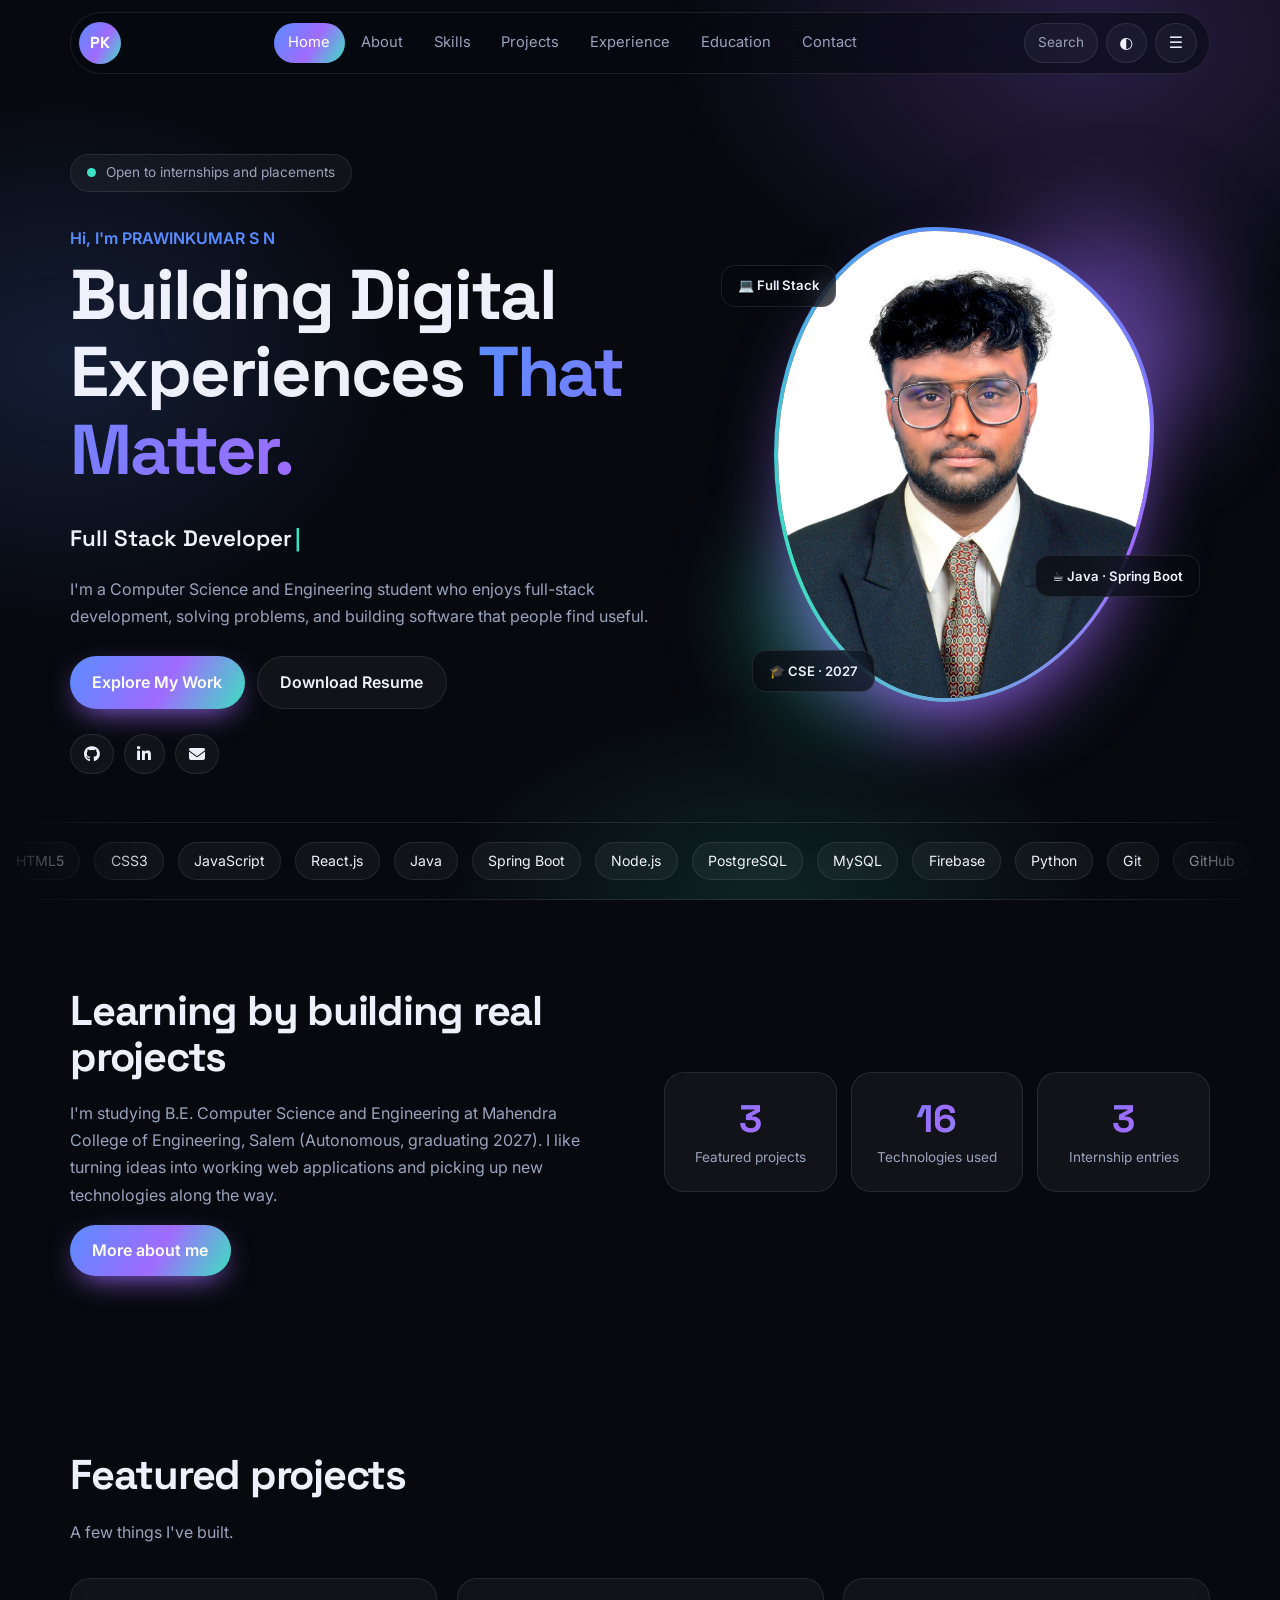
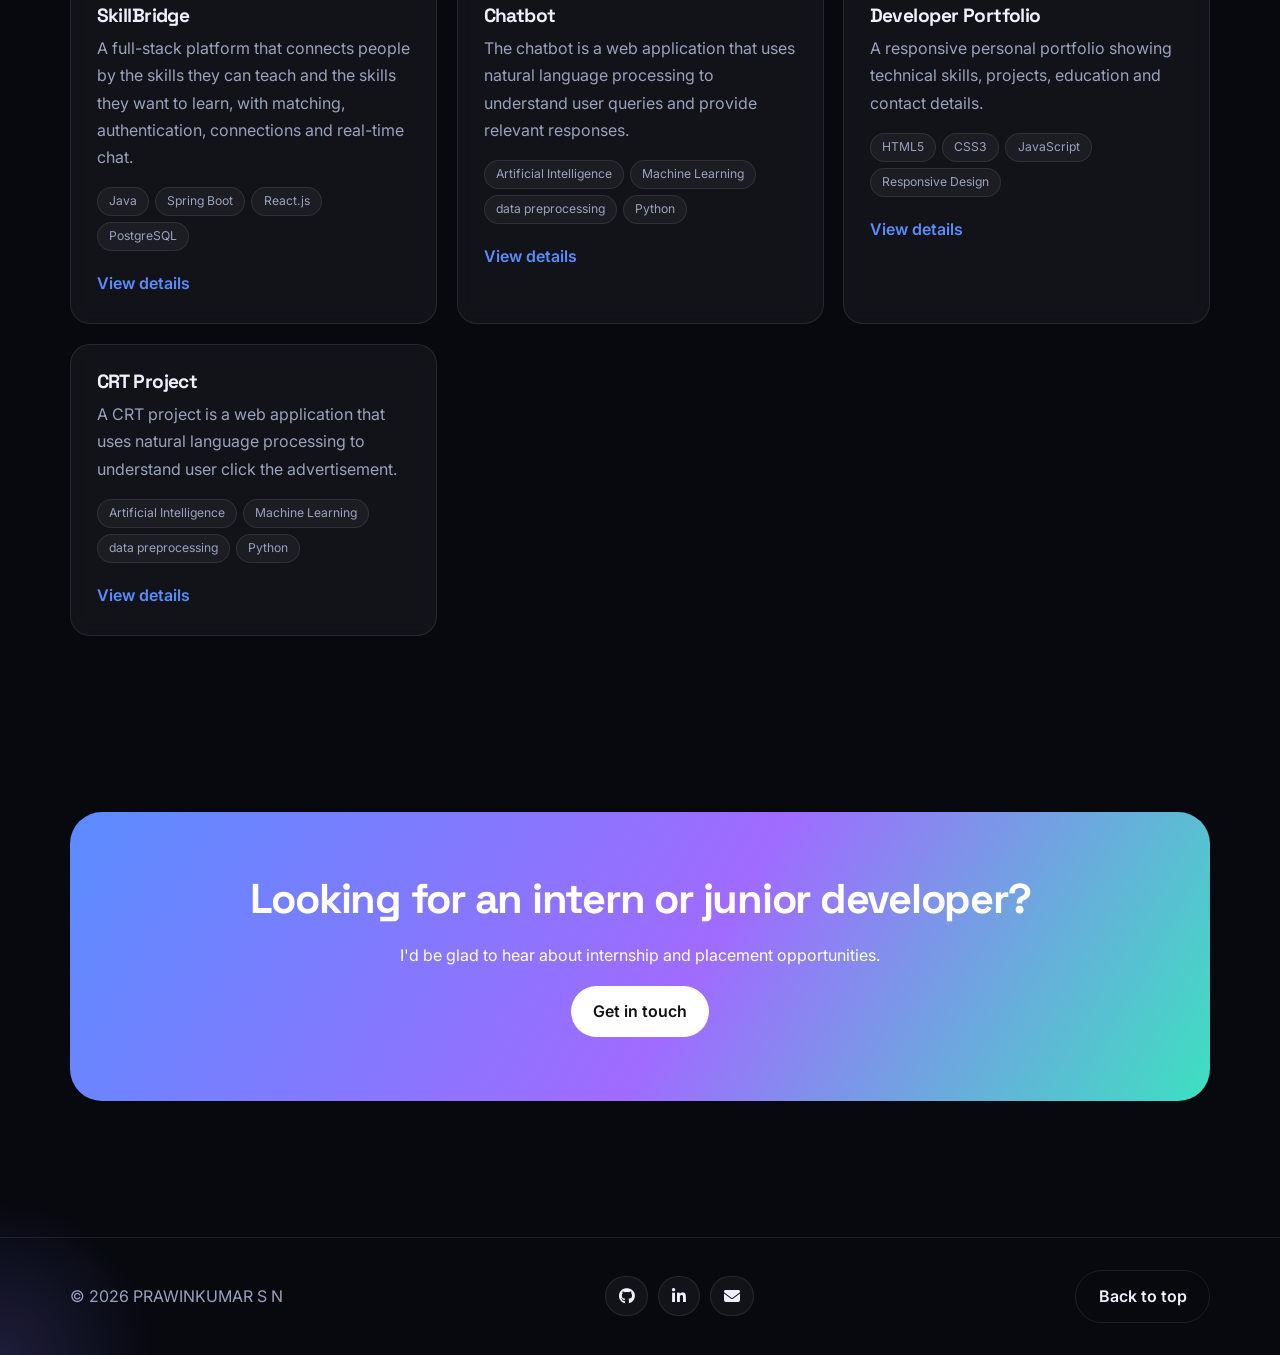
<file: index.html>
<!DOCTYPE html>
<html lang="en" data-theme="dark">
<head>
  <meta charset="UTF-8">
  <meta name="viewport" content="width=device-width, initial-scale=1">
  <title>PRAWINKUMAR S N | Aspiring Full Stack Developer</title>
  <link
  rel="stylesheet"
  href="https://cdnjs.cloudflare.com/ajax/libs/font-awesome/6.7.2/css/all.min.css"/>
  <meta name="description" content="Portfolio of PRAWINKUMAR S N, a Computer Science and Engineering student building full-stack web applications.">
  <!-- Apply saved theme before paint so there is no flash between pages -->
  <script>try{document.documentElement.dataset.theme=localStorage.getItem("theme")||"dark"}catch(e){}</script>
  <link rel="preconnect" href="https://fonts.googleapis.com"><link href="https://fonts.googleapis.com/css2?family=Inter:wght@400;500;600&family=Space+Grotesk:wght@500;700&display=swap" rel="stylesheet">
  <link rel="stylesheet" href="style.css">
  <script src="config.js"></script>
  <script src="script.js" defer></script>
  <script src="modern.js" defer></script>
</head>
<body>
  <div id="site-header"></div>

  <main>
    <!-- HERO -->
    <section class="hero" aria-labelledby="heroTitle">
      <div class="container hero-grid">
        <div>
          <p class="badge" id="availability"><span class="dot"></span><span id="availText"></span></p>
          <p class="name">Hi, I'm PRAWINKUMAR S N</p>
          <h1 id="heroTitle">Building Digital Experiences <span class="grad-text">That Matter.</span></h1>
          <p class="role-line"><span id="roleText"></span></p>
          <p>I'm a Computer Science and Engineering student who enjoys full-stack development, solving problems, and building software that people find useful.</p>
          <div class="cta">
            <a class="btn primary" href="projects.html">Explore My Work</a>
            <a class="btn" id="resumeBtn" href="RESUME(PRAWINKUMAR S N).pdf" download="Prawin_Kumar_Resume.pdf">Download Resume</a>
          </div>
          <div class="socials" id="heroSocials"></div>
        </div>

        <!-- Pure-CSS developer graphic: floating orbs + a tilting code card -->
        <div class="hero-art"><span class="orb a"></span><span class="orb b"></span><div class="photo-slot"></div></div>
      </div>
    </section>

    <!-- SKILLS MARQUEE (filled from config.js) -->
    <div class="marquee" id="marquee" aria-label="Technologies I work with"></div>

    <!-- ABOUT TEASER -->
    <section class="section">
      <div class="container split">
        <div class="reveal">
          <h2>Learning by building real projects</h2>
          <p>I'm studying B.E. Computer Science and Engineering at Mahendra College of Engineering, Salem (Autonomous, graduating 2027). I like turning ideas into working web applications and picking up new technologies along the way.</p>
          <a class="btn primary" href="about.html">More about me</a>
        </div>
        <div class="stats reveal" id="stats"></div>
      </div>
    </section>

    <!-- FEATURED PROJECTS (filled from config.js) -->
    <section class="section">
      <div class="container">
        <h2 class="reveal">Featured projects</h2>
        <p class="reveal">A few things I've built.</p>
        <div class="cards" id="featured"></div>
      </div>
    </section>

    <!-- CONTACT BAND -->
    <section class="section">
      <div class="container cta-band reveal">
        <h2>Looking for an intern or junior developer?</h2>
        <p>I'd be glad to hear about internship and placement opportunities.</p>
        <a class="btn" href="contact.html">Get in touch</a>
      </div>
    </section>
  </main>

  <footer id="site-footer"></footer>
</body>
</html>
</file>
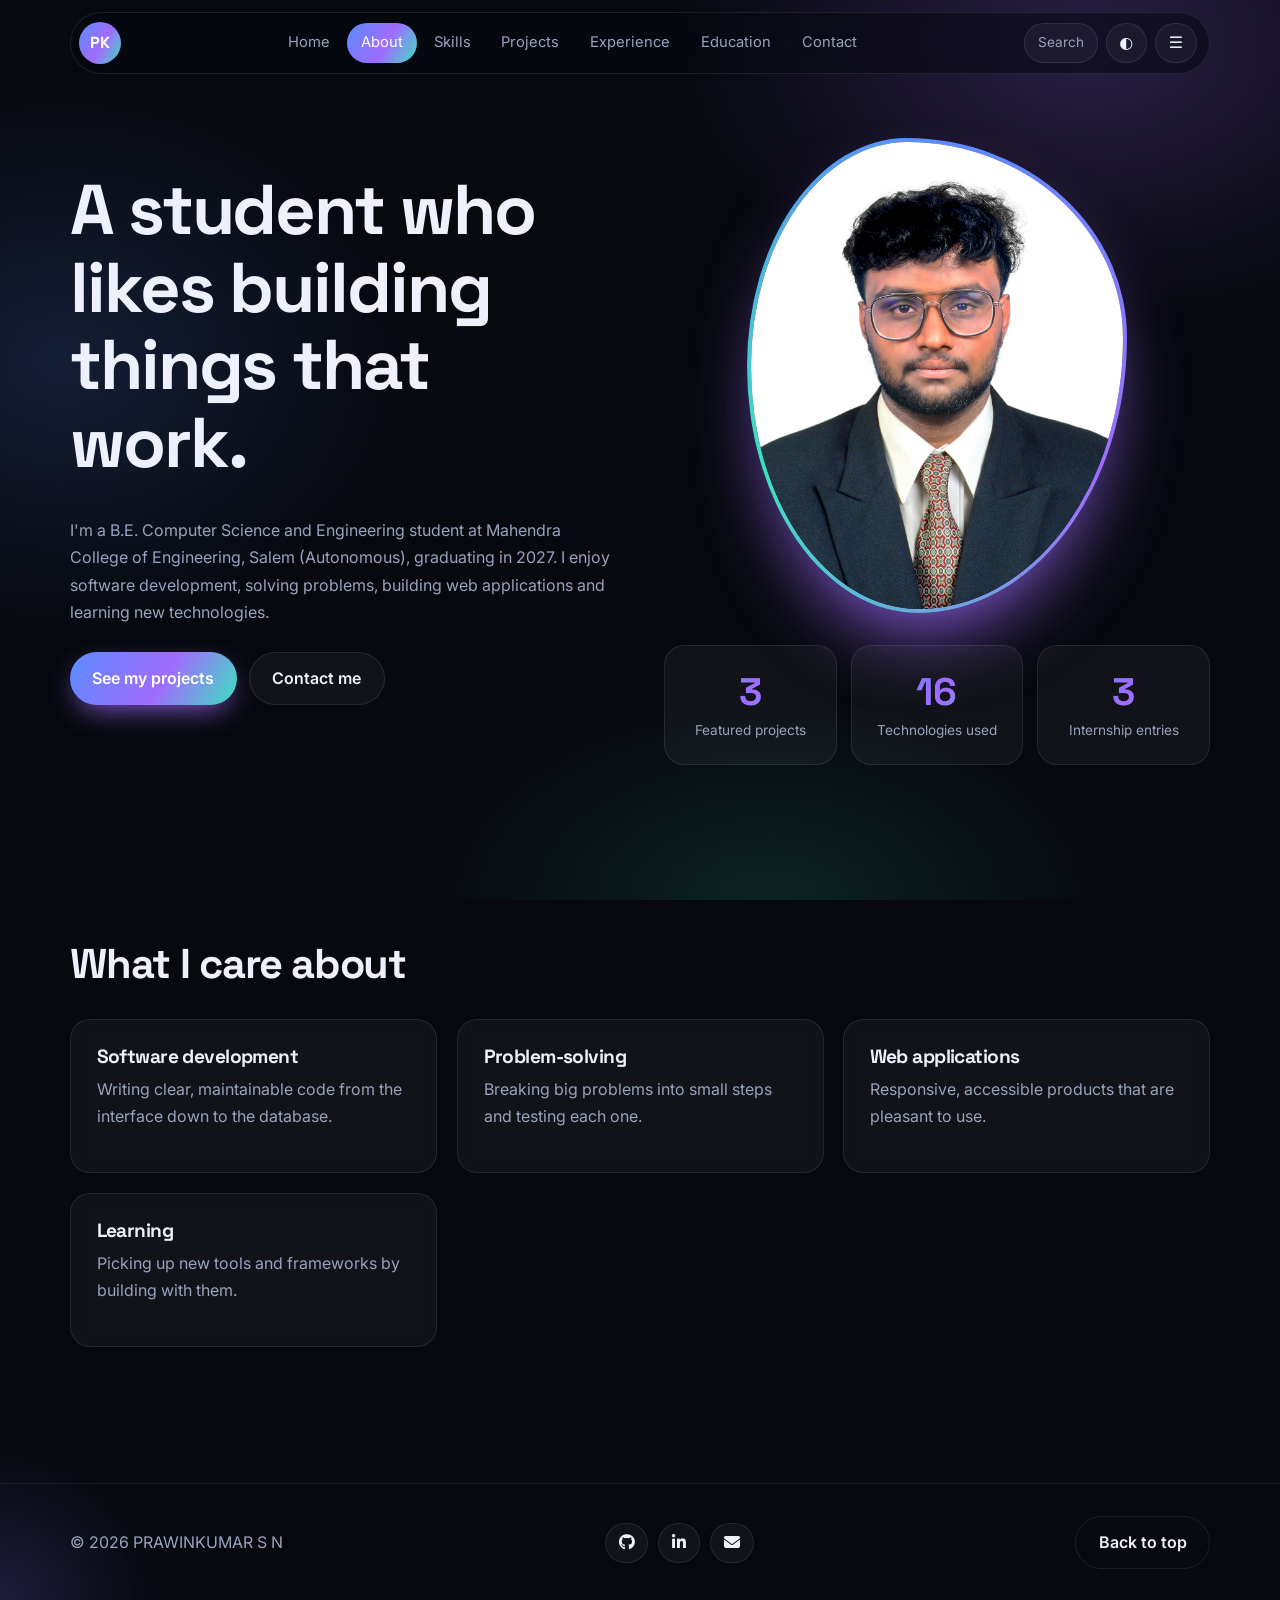
<file: about.html>
<!DOCTYPE html>
<html lang="en" data-theme="dark">
<head>
  <meta charset="UTF-8">
  <meta name="viewport" content="width=device-width, initial-scale=1">
  <link
  rel="stylesheet"
  href="https://cdnjs.cloudflare.com/ajax/libs/font-awesome/6.7.2/css/all.min.css"/>
  <title>About | PRAWINKUMAR S N </title>
  <script>try{document.documentElement.dataset.theme=localStorage.getItem("theme")||"dark"}catch(e){}</script>
  <link rel="preconnect" href="https://fonts.googleapis.com"><link href="https://fonts.googleapis.com/css2?family=Inter:wght@400;500;600&family=Space+Grotesk:wght@500;700&display=swap" rel="stylesheet">
  <link rel="stylesheet" href="style.css">
  <script src="config.js"></script>
  <script src="script.js" defer></script>
  <script src="modern.js" defer></script>
</head>
<body data-page="about">
  <div id="site-header"></div>
  <main>
    <section class="section page-hero"><div class="container split">
      <div>
        <h1>A student who likes building things that work.</h1>
        <p>I'm a B.E. Computer Science and Engineering student at Mahendra College of Engineering, Salem (Autonomous), graduating in 2027. I enjoy software development, solving problems, building web applications and learning new technologies.</p>
        <div class="cta"><a class="btn primary" href="projects.html">See my projects</a><a class="btn" href="contact.html">Contact me</a></div>
      </div>
      <div><div class="photo-slot" data-chips="off" style="margin:0 auto 2rem"></div><div class="stats reveal" id="stats"></div></div>
    </div></section>
    <section class="section"><div class="container">
      <h2 class="reveal">What I care about</h2>
      <div class="cards">
        <article class="card reveal tilt"><h3>Software development</h3><p>Writing clear, maintainable code from the interface down to the database.</p></article>
        <article class="card reveal tilt"><h3>Problem-solving</h3><p>Breaking big problems into small steps and testing each one.</p></article>
        <article class="card reveal tilt"><h3>Web applications</h3><p>Responsive, accessible products that are pleasant to use.</p></article>
        <article class="card reveal tilt"><h3>Learning</h3><p>Picking up new tools and frameworks by building with them.</p></article>
      </div>
    </div></section>
  </main>
  <footer id="site-footer"></footer>
</body>
</html>
</file>
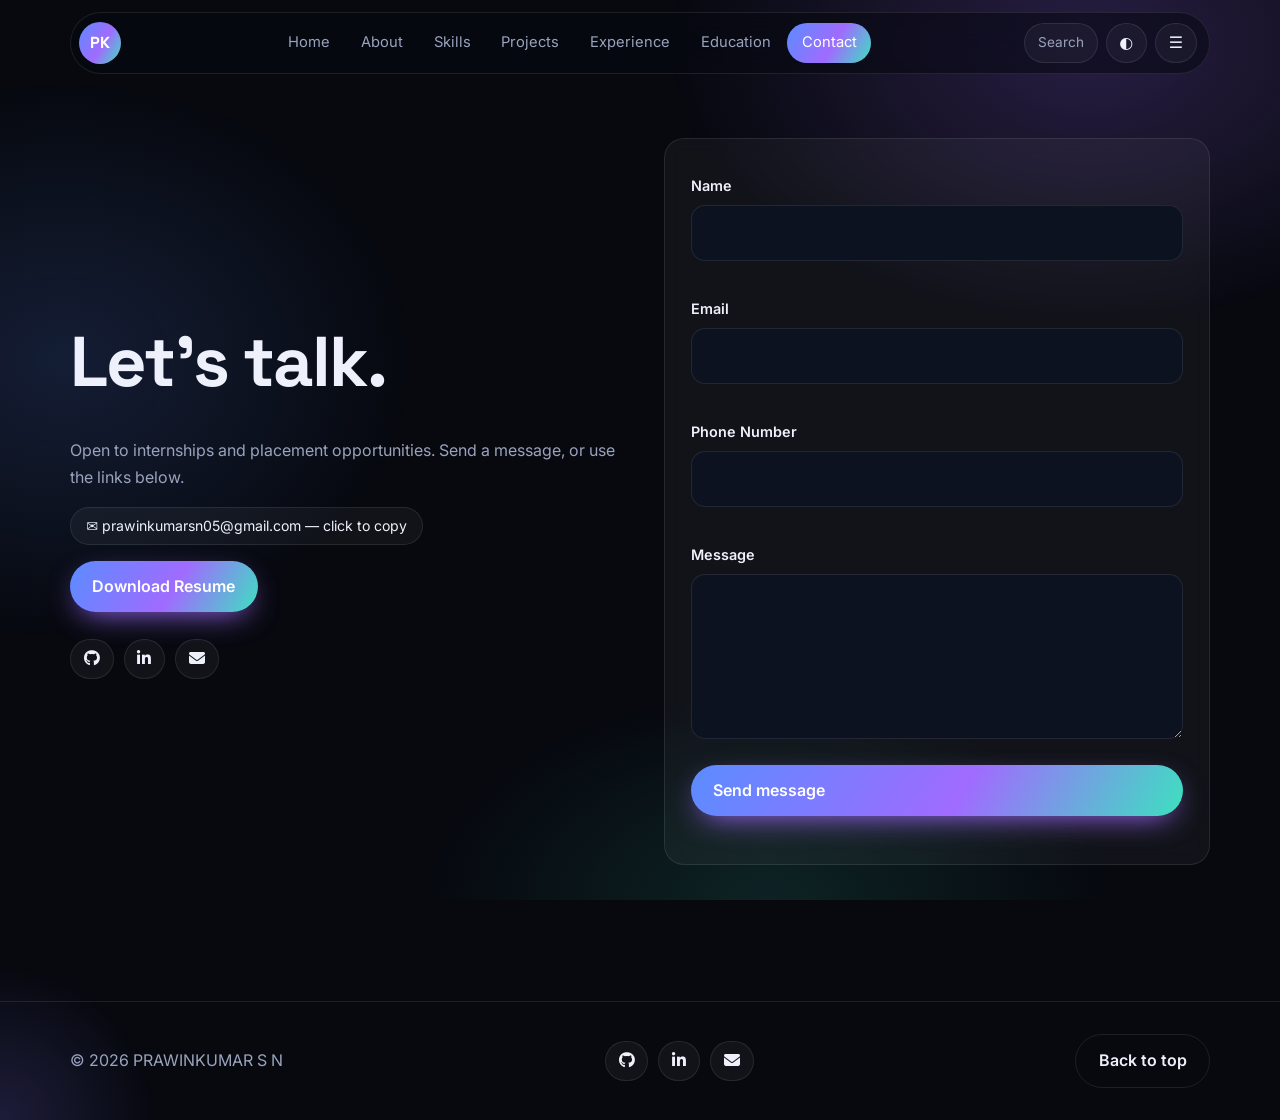
<file: contact.html>
<!DOCTYPE html>
<html lang="en" data-theme="dark">
<head>
  <meta charset="UTF-8">
  <meta name="viewport" content="width=device-width, initial-scale=1">
  <link
  rel="stylesheet"
  href="https://cdnjs.cloudflare.com/ajax/libs/font-awesome/6.7.2/css/all.min.css"/>
  <title>Contact | PRAWINKUMAR S N </title>
  <script>try{document.documentElement.dataset.theme=localStorage.getItem("theme")||"dark"}catch(e){}</script>
  <link rel="preconnect" href="https://fonts.googleapis.com"><link href="https://fonts.googleapis.com/css2?family=Inter:wght@400;500;600&family=Space+Grotesk:wght@500;700&display=swap" rel="stylesheet">
  <link rel="stylesheet" href="style.css">
  <script src="config.js"></script>
  <script src="script.js" defer></script>
  <script src="modern.js" defer></script>
</head>
<body data-page="contact">
  <div id="site-header"></div>
  <main>
    <section class="section page-hero"><div class="container split">
      <div>
        <h1>Let's talk.</h1><p>Open to internships and placement opportunities. Send a message, or use the links below.</p>
        <p class="muted" id="contactEmail"></p>
        <a class="btn primary" id="resumeBtn" href="RESUME(PRAWINKUMAR S N).pdf" download="Prawin_Kumar_Resume.pdf">Download Resume</a>
        <br><br>
        <div class="socials" id="contactSocials"></div>
      </div>
      <form class="card" id="contactForm" novalidate>
        <label for="cName">Name</label><input id="cName" name="name" autocomplete="name" required>
        <small class="err" id="eName"></small>
        <label for="cEmail">Email</label><input id="cEmail" name="email" type="email" autocomplete="email" required>
        <small class="err" id="eEmail"></small>
        <label for="cPhoneNo">Phone Number</label><input id="cPhoneNo" name="phone" type="tel" autocomplete="tel" required>
        <small class="err" id="ePhoneNo"></small>
        <label for="cMsg">Message</label><textarea id="cMsg" name="message" rows="5" required></textarea>
        <small class="err" id="eMsg"></small>
        <button class="btn primary" type="submit">Send message</button>
        <p class="status" id="formStatus" role="status"></p>
      </form>
    </div></section>
  </main>
  <footer id="site-footer"></footer>
</body>
</html>
</file>
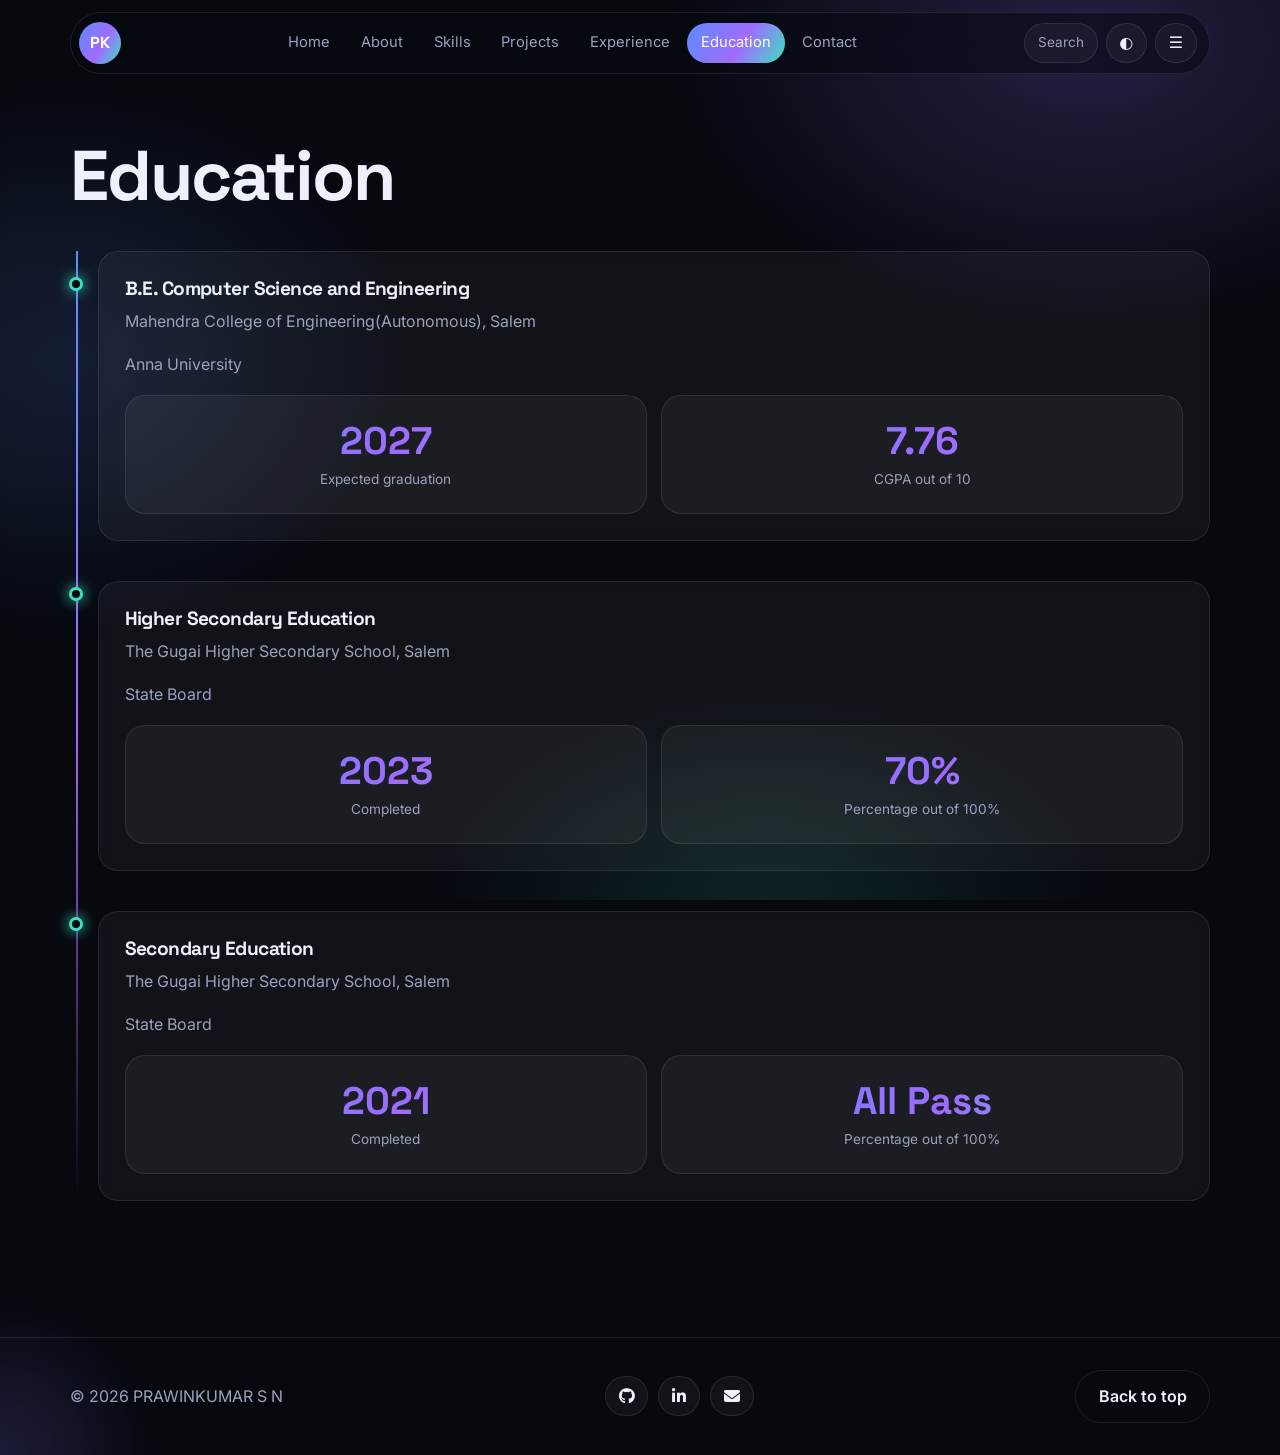
<file: education.html>
<!DOCTYPE html>
<html lang="en" data-theme="dark">
<head>
  <meta charset="UTF-8">
  <meta name="viewport" content="width=device-width, initial-scale=1">
  <link
  rel="stylesheet"
  href="https://cdnjs.cloudflare.com/ajax/libs/font-awesome/6.7.2/css/all.min.css"/>
  <title>Education | PRAWINKUMAR S N </title>
  <script>try{document.documentElement.dataset.theme=localStorage.getItem("theme")||"dark"}catch(e){}</script>
  <link rel="preconnect" href="https://fonts.googleapis.com"><link href="https://fonts.googleapis.com/css2?family=Inter:wght@400;500;600&family=Space+Grotesk:wght@500;700&display=swap" rel="stylesheet">
  <link rel="stylesheet" href="style.css">
  <script src="config.js"></script>
  <script src="script.js" defer></script>
  <script src="modern.js" defer></script>
</head>
<body data-page="education">
  <div id="site-header"></div>
  <main>
    <section class="section page-hero"><div class="container">
      <h1>Education</h1>
      <ol class="timeline"><li class="reveal"><article class="card">
        <h3>B.E. Computer Science and Engineering</h3>
        <p>Mahendra College of Engineering(Autonomous), Salem</p>
        <p>Anna University</p>
        <div class="stats"><div class="stat"><strong>2027</strong><span>Expected graduation</span></div><div class="stat"><strong>7.76</strong><span>CGPA out of 10</span></div></div>
      </article>
      
      <li class="reveal"></li><article class="card">
        <h3>Higher Secondary Education</h3>
        <p>The Gugai Higher Secondary School, Salem</p>
        <p>State Board</p>
        <div class="stats"><div class="stat"><strong>2023</strong><span>Completed</span></div><div class="stat"><strong>70%</strong><span>Percentage out of 100%</span></div></div>
      </article>

      <li class="reveal"></li><article class="card">
        <h3>Secondary Education</h3>
        <p>The Gugai Higher Secondary School, Salem</p>
        <p>State Board</p>
        <div class="stats"><div class="stat"><strong>2021</strong><span>Completed</span></div><div class="stat"><strong>All Pass</strong><span>Percentage out of 100%</span></div></div>
      </article>
      
    </li></ol>
    </div></section>

  </main>
  <footer id="site-footer"></footer>
</body>
</html>
</file>
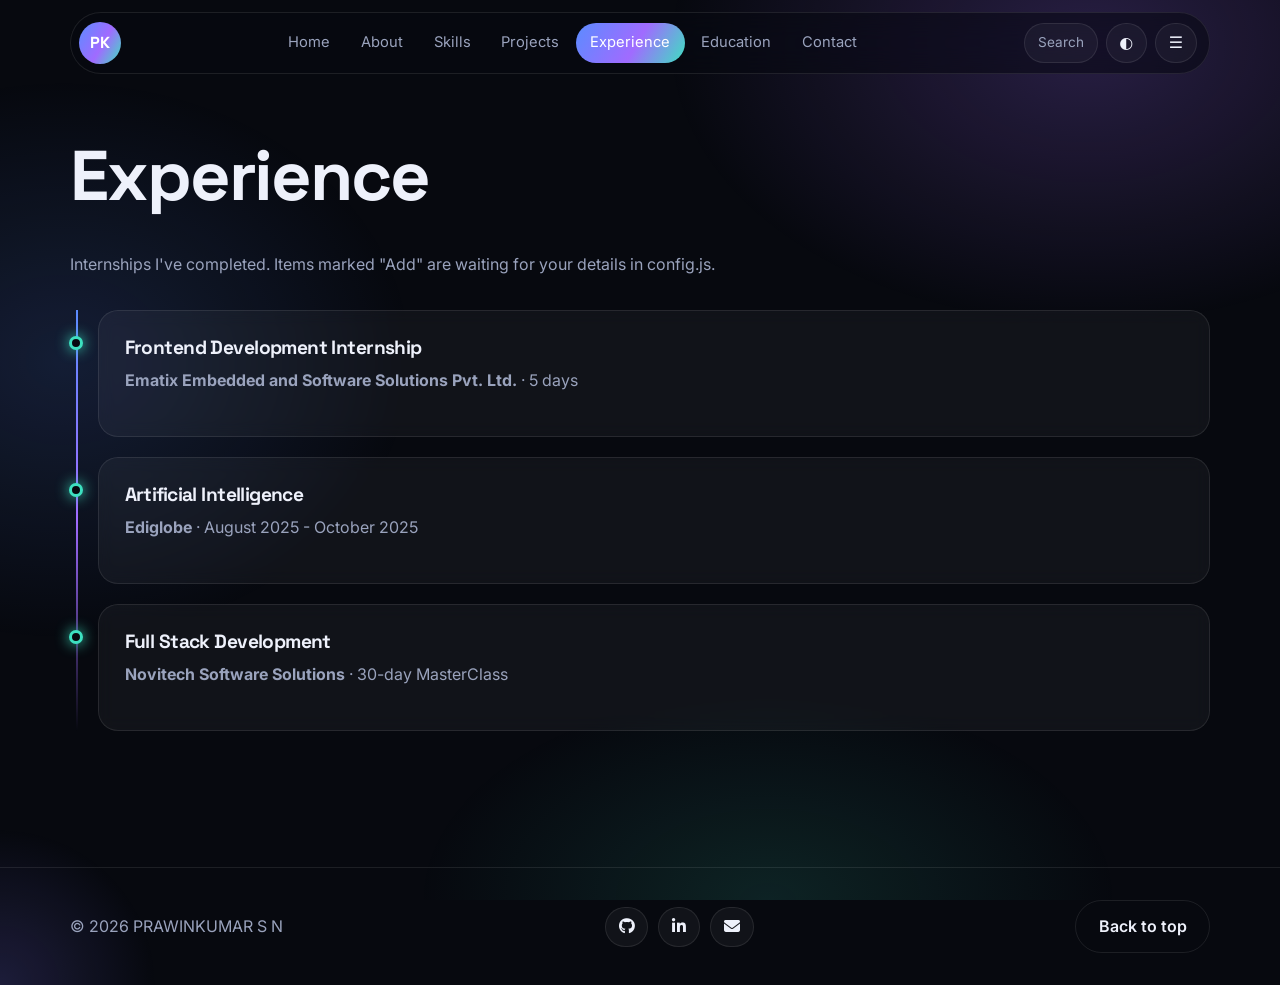
<file: experience.html>
<!DOCTYPE html>
<html lang="en" data-theme="dark">
<head>
  <meta charset="UTF-8">
  <meta name="viewport" content="width=device-width, initial-scale=1">
  <link
  rel="stylesheet"
  href="https://cdnjs.cloudflare.com/ajax/libs/font-awesome/6.7.2/css/all.min.css"/>
  <title>Experience | PRAWINKUMAR S N </title>
  <script>try{document.documentElement.dataset.theme=localStorage.getItem("theme")||"dark"}catch(e){}</script>
  <link rel="preconnect" href="https://fonts.googleapis.com"><link href="https://fonts.googleapis.com/css2?family=Inter:wght@400;500;600&family=Space+Grotesk:wght@500;700&display=swap" rel="stylesheet">
  <link rel="stylesheet" href="style.css">
  <script src="config.js"></script>
  <script src="script.js" defer></script>
  <script src="modern.js" defer></script>
</head>
<body data-page="experience">
  <div id="site-header"></div>
  <main>
    <section class="section page-hero"><div class="container">
      <h1>Experience</h1><p>Internships I've completed. Items marked "Add" are waiting for your details in config.js.</p>
      <ol class="timeline" id="timeline"></ol>
    </div></section>
  </main>
  <footer id="site-footer"></footer>
</body>
</html>
</file>
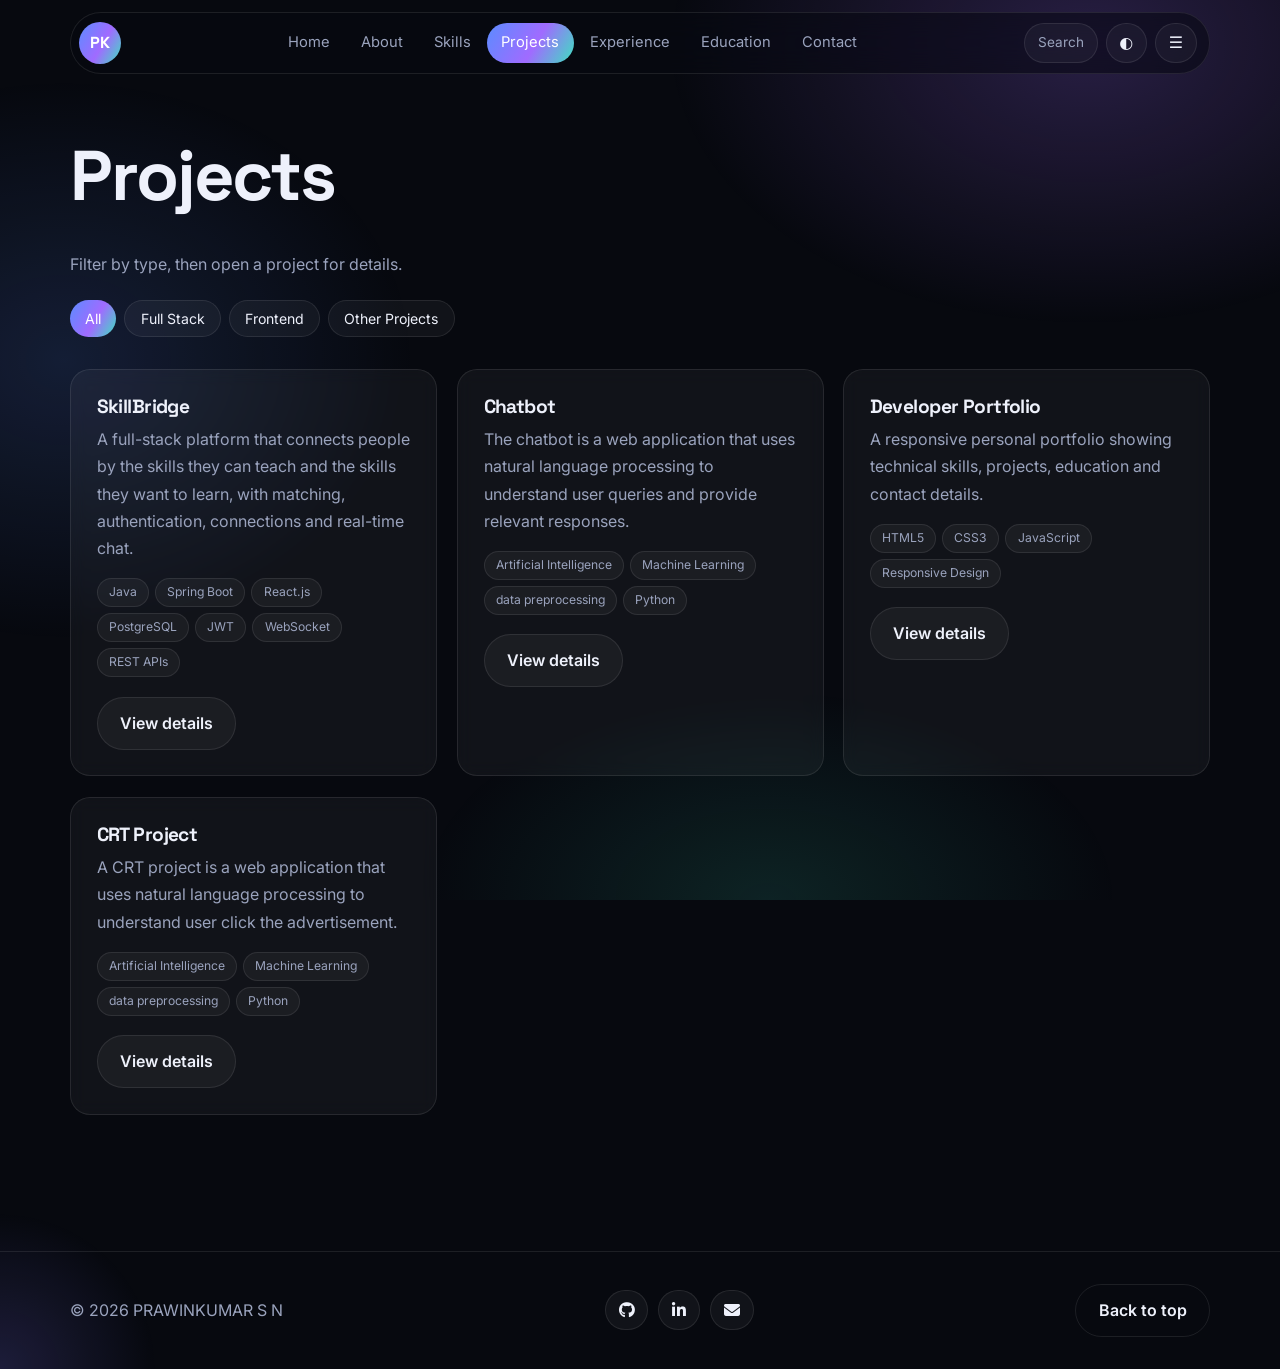
<file: projects.html>
<!DOCTYPE html>
<html lang="en" data-theme="dark">
<head>
  <meta charset="UTF-8">
  <meta name="viewport" content="width=device-width, initial-scale=1">
  <link
  rel="stylesheet"
  href="https://cdnjs.cloudflare.com/ajax/libs/font-awesome/6.7.2/css/all.min.css"/>
  <title>Projects | PRAWINKUMAR S N </title>
  <script>try{document.documentElement.dataset.theme=localStorage.getItem("theme")||"dark"}catch(e){}</script>
  <link rel="preconnect" href="https://fonts.googleapis.com"><link href="https://fonts.googleapis.com/css2?family=Inter:wght@400;500;600&family=Space+Grotesk:wght@500;700&display=swap" rel="stylesheet">
  <link rel="stylesheet" href="style.css">
  <script src="config.js"></script>
  <script src="script.js" defer></script>
  <script src="modern.js" defer></script>
</head>
<body data-page="projects">
  <div id="site-header"></div>
  <main>
    <section class="section page-hero"><div class="container">
      <h1>Projects</h1><p>Filter by type, then open a project for details.</p>
      <div class="filters" id="filters" role="group" aria-label="Filter projects">
        <button class="chip active" data-f="all">All</button><button class="chip" data-f="fullstack">Full Stack</button>
        <button class="chip" data-f="frontend">Frontend</button><button class="chip" data-f="other">Other Projects</button>
      </div>
      <div class="cards" id="projectGrid"></div>
      <p class="muted" id="emptyMsg" hidden>No projects in this category yet.</p>
    </div></section>
    <dialog class="modal" id="modal" aria-labelledby="mTitle">
      <button class="icon-btn close" id="mClose" aria-label="Close details">✕</button>
      <h2 id="mTitle"></h2><p id="mOverview"></p>
      <h3>Features</h3><ul id="mFeatures"></ul>
      <h3>Technology stack</h3><div class="tags" id="mTech"></div>
      <div class="cta" id="mLinks"></div>
    </dialog>
  </main>
  <footer id="site-footer"></footer>
</body>
</html>
</file>
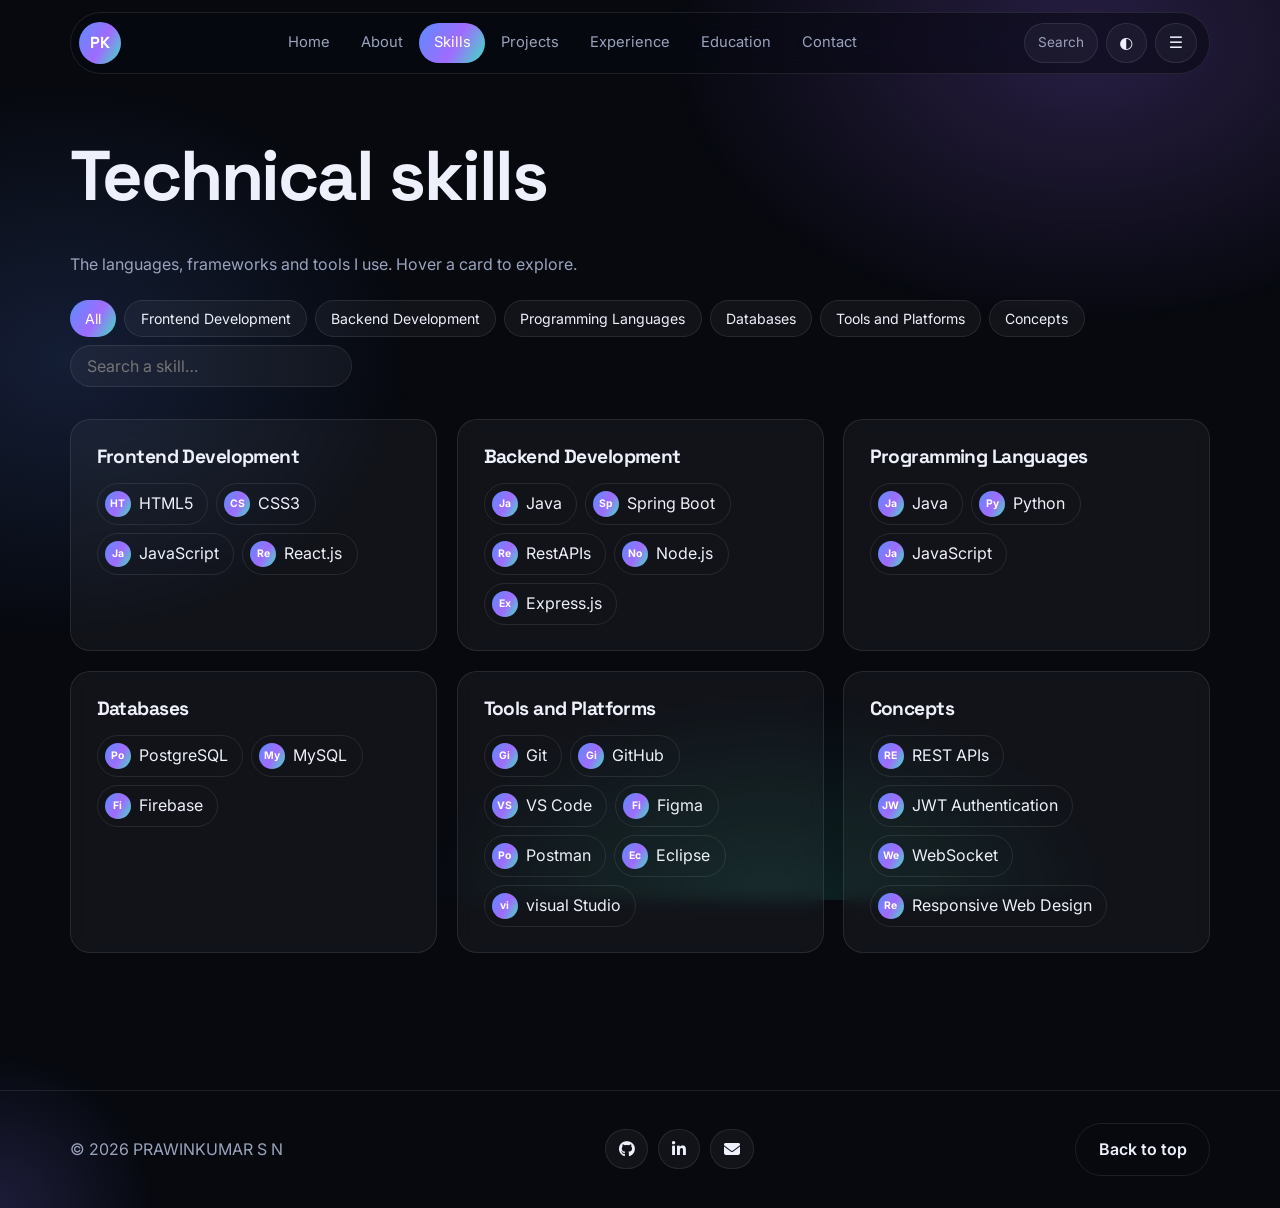
<file: skills.html>
<!DOCTYPE html>
<html lang="en" data-theme="dark">
<head>
  <meta charset="UTF-8">
  <meta name="viewport" content="width=device-width, initial-scale=1">
  <link
  rel="stylesheet"
  href="https://cdnjs.cloudflare.com/ajax/libs/font-awesome/6.7.2/css/all.min.css"/>
  <title>Skills | PRAWINKUMAR S N </title>
  <script>try{document.documentElement.dataset.theme=localStorage.getItem("theme")||"dark"}catch(e){}</script>
  <link rel="preconnect" href="https://fonts.googleapis.com"><link href="https://fonts.googleapis.com/css2?family=Inter:wght@400;500;600&family=Space+Grotesk:wght@500;700&display=swap" rel="stylesheet">
  <link rel="stylesheet" href="style.css">
  <script src="config.js"></script>
  <script src="script.js" defer></script>
  <script src="modern.js" defer></script>
</head>
<body data-page="skills">
  <div id="site-header"></div>
  <main>
    <section class="section page-hero"><div class="container">
      <h1>Technical skills</h1><p>The languages, frameworks and tools I use. Hover a card to explore.</p>
      <div class="cards" id="skillGrid"></div>
    </div></section>
  </main>
  <footer id="site-footer"></footer>
</body>
</html>
</file>
<file: style.css>
/* style.css — modern redesign. Colours: edit the :root tokens. */
@view-transition { navigation: auto; }
:root{--bg:#07090f;--bg-2:#0d1220;--surface:rgba(255,255,255,.045);--border:rgba(255,255,255,.09);--text:#eef1fb;--muted:#9aa3bd;--blue:#5b8cff;--violet:#a06bff;--mint:#3de0c0;
--grad:linear-gradient(120deg,var(--blue),var(--violet) 55%,var(--mint));--radius:20px;--shadow:0 30px 60px -30px rgba(0,0,0,.8);--mx:50%;--my:50%}
:root[data-theme=light]{--bg:#f6f7fc;--bg-2:#eceffb;--surface:rgba(255,255,255,.8);--border:rgba(20,30,90,.1);--text:#0f1330;--muted:#545c82;--blue:#2f5bea;--violet:#7a45e8;--mint:#0fae93;--shadow:0 30px 50px -30px rgba(40,50,120,.35)}
*,*::before,*::after{box-sizing:border-box}
html{scroll-behavior:smooth;scroll-padding-top:90px}
body{margin:0;font:16px/1.7 Inter,system-ui,"Segoe UI",sans-serif;color:var(--text);background:var(--bg);overflow-x:hidden}
body::before{content:"";position:fixed;inset:0;z-index:-1;background:radial-gradient(600px 400px at 85% 5%,rgba(160,107,255,.22),transparent 70%),radial-gradient(500px 400px at 5% 40%,rgba(91,140,255,.16),transparent 70%),radial-gradient(500px 300px at 60% 100%,rgba(61,224,192,.12),transparent 70%)}
h1,h2,h3{font-family:"Space Grotesk",Inter,sans-serif;line-height:1.1;margin:0 0 .5em;letter-spacing:-.03em}
h1{font-size:clamp(2.4rem,6vw,4.4rem)}h2{font-size:clamp(1.8rem,3.5vw,2.6rem)}h3{font-size:1.2rem}
p{margin:0 0 1em;color:var(--muted)}a{color:inherit}
:focus-visible{outline:3px solid var(--blue);outline-offset:3px;border-radius:8px}
.container{width:min(1140px,92%);margin-inline:auto}.section{padding:5.5rem 0}.muted{color:var(--muted)}
.grad-text{background:var(--grad);-webkit-background-clip:text;background-clip:text;color:transparent;background-size:200%;animation:shine 6s linear infinite}
/* nav: floating glass pill */
#site-header{position:sticky;top:12px;z-index:50;margin:12px auto 0;width:min(1140px,94%);border:1px solid var(--border);border-radius:999px;background:color-mix(in srgb,var(--bg) 60%,transparent);backdrop-filter:blur(18px) saturate(1.4)}
.progress{position:absolute;left:24px;right:24px;bottom:-1px;height:2px;background:var(--grad);transform-origin:left;transform:scaleX(0);border-radius:2px}
.nav{display:flex;align-items:center;justify-content:space-between;height:60px;padding:0 12px 0 8px;width:100%}
.logo{display:grid;place-items:center;width:42px;height:42px;border-radius:50%;background:var(--grad);color:#fff;font-weight:800;text-decoration:none;font-family:"Space Grotesk"}
.nav-links{display:flex;gap:2px}.nav-links a{padding:.45rem .9rem;border-radius:999px;text-decoration:none;color:var(--muted);font-size:.92rem;transition:.25s}
.nav-links a:hover{color:var(--text);background:var(--surface)}.nav-links a[aria-current=page]{color:#fff;background:var(--grad)}
.nav-tools{display:flex;gap:8px}.burger{display:none}
.btn,.icon-btn{font:inherit;cursor:pointer;border:1px solid var(--border);background:var(--surface);color:var(--text);border-radius:999px;text-decoration:none;transition:transform .25s,box-shadow .25s,background .25s}
.btn{display:inline-flex;align-items:center;gap:.5rem;padding:.75rem 1.4rem;font-weight:600}
.btn.primary{background:var(--grad);border:0;color:#fff;box-shadow:0 10px 30px -10px var(--violet)}
.btn:hover,.icon-btn:hover{transform:translateY(-3px);box-shadow:0 14px 30px -12px var(--blue)}
.btn.ghost{background:none}.icon-btn{min-width:40px;height:40px;padding:0 .8rem;display:inline-grid;place-items:center}
.kbd-btn{font-size:.85rem;color:var(--muted)}
/* cards with cursor spotlight */
.card{position:relative;padding:1.6rem;border:1px solid var(--border);border-radius:var(--radius);background:var(--surface);backdrop-filter:blur(8px);overflow:hidden;transition:transform .2s,border-color .3s;will-change:transform}
.card::after{content:"";position:absolute;inset:0;pointer-events:none;opacity:0;transition:.3s;background:radial-gradient(260px circle at var(--mx) var(--my),rgba(130,130,255,.22),transparent 70%)}
.card:hover{border-color:color-mix(in srgb,var(--blue) 50%,transparent)}.card:hover::after{opacity:1}
.chip{display:inline-block;padding:.35rem .95rem;border:1px solid var(--border);border-radius:999px;background:var(--surface);color:var(--text);font:inherit;font-size:.88rem;cursor:pointer;white-space:nowrap}
.chip.sm{font-size:.76rem;padding:.2rem .7rem;color:var(--muted);cursor:default}.chip.active{background:var(--grad);border:0;color:#fff}
.tags{display:flex;flex-wrap:wrap;gap:6px;margin:0 0 1.2rem}.link{color:var(--blue);text-decoration:none;font-weight:600}
/* hero */
.hero{position:relative;padding:5rem 0 3rem}
.hero-grid{display:grid;grid-template-columns:1.1fr .9fr;gap:3rem;align-items:center}
.badge{display:inline-flex;align-items:center;gap:.6rem;padding:.4rem 1rem;border:1px solid var(--border);border-radius:999px;background:var(--surface);font-size:.85rem}
.dot{width:9px;height:9px;border-radius:50%;background:var(--mint);box-shadow:0 0 0 0 var(--mint);animation:pulse 2s infinite}
.hero .name{font-weight:600;color:var(--blue);margin:1.2rem 0 .3rem}
.role-line{font:600 1.4rem "Space Grotesk";color:var(--text)}.role-line::after{content:"|";margin-left:3px;color:var(--mint);animation:blink 1s steps(1) infinite}
.cta{display:flex;flex-wrap:wrap;gap:12px;margin:1.6rem 0}.socials{display:flex;gap:10px}
/* PHOTO — modern frame */
.hero-art{position:relative;display:grid;place-items:center;min-height:460px}
.photo-slot{position:relative;width:min(380px,80vw);aspect-ratio:4/5;perspective:900px}
.photo-frame{position:absolute;inset:0;border-radius:42% 58% 55% 45%/48% 42% 58% 52%;padding:4px;background:conic-gradient(from var(--a,0deg),var(--blue),var(--violet),var(--mint),var(--blue));animation:spin 8s linear infinite,morph 10s ease-in-out infinite;transition:transform .15s;box-shadow:0 40px 80px -30px var(--violet);cursor:pointer}
.photo-frame .inner{width:100%;height:100%;border-radius:inherit;overflow:hidden;background:var(--bg-2);display:grid;place-items:center;position:relative}
.photo-frame img{width:100%;height:100%;object-fit:cover;object-position:center top}
.photo-frame .ph{font:800 5rem "Space Grotesk";background:var(--grad);-webkit-background-clip:text;background-clip:text;color:transparent}
.photo-frame .hint{position:absolute;bottom:14px;left:50%;translate:-50% 0;font-size:.72rem;padding:.25rem .8rem;border-radius:999px;background:rgba(0,0,0,.55);color:#fff;opacity:0;transition:.3s;white-space:nowrap}
.photo-frame:hover .hint{opacity:1}
.float-chip{position:absolute;padding:.55rem 1rem;border:1px solid var(--border);border-radius:14px;background:color-mix(in srgb,var(--bg) 65%,transparent);backdrop-filter:blur(14px);font-size:.82rem;font-weight:600;box-shadow:var(--shadow);animation:float 5s ease-in-out infinite;z-index:2}
.float-chip.c1{top:8%;left:-14%}.float-chip.c2{bottom:22%;right:-12%;animation-delay:-2s}.float-chip.c3{bottom:2%;left:-6%;animation-delay:-3.5s}
.orb{position:absolute;border-radius:50%;filter:blur(50px);opacity:.5;z-index:-1}.orb.a{width:220px;height:220px;background:var(--violet);top:0;right:0}.orb.b{width:180px;height:180px;background:var(--mint);bottom:0;left:10%}
.code-card{display:none}
/* marquee */
.marquee{overflow:hidden;padding:1.2rem 0;border-block:1px solid var(--border);mask:linear-gradient(90deg,transparent,#000 12%,#000 88%,transparent)}
.track{display:flex;gap:14px;width:max-content;animation:scroll 32s linear infinite}.marquee:hover .track{animation-play-state:paused}
.split{display:grid;grid-template-columns:1fr 1fr;gap:3rem;align-items:center}
.stats{display:grid;grid-template-columns:repeat(auto-fit,minmax(130px,1fr));gap:14px}
.stat{padding:1.3rem;border:1px solid var(--border);border-radius:var(--radius);background:var(--surface);text-align:center}
.stat strong{display:block;font:700 2.4rem "Space Grotesk";background:var(--grad);-webkit-background-clip:text;background-clip:text;color:transparent}.stat span{font-size:.85rem;color:var(--muted)}
.cards{display:grid;grid-template-columns:repeat(auto-fit,minmax(280px,1fr));gap:20px;margin-top:2rem}
.cta-band{text-align:center;padding:4rem 2rem;border-radius:32px;background:var(--grad);position:relative;overflow:hidden}.cta-band h2,.cta-band p{color:#fff}.cta-band .btn{background:#fff;color:#111;border:0}
.reveal{opacity:0;transform:translateY(30px);transition:opacity .7s,transform .7s}.reveal.in{opacity:1;transform:none}
/* palette + footer */
.palette,.modal{border:1px solid var(--border);border-radius:22px;background:var(--bg-2);color:var(--text);padding:0;width:min(560px,92vw);box-shadow:var(--shadow);animation:pop .25s}
.palette::backdrop,.modal::backdrop{background:rgba(0,0,0,.6);backdrop-filter:blur(6px)}
.palette input{width:100%;padding:1.1rem 1.4rem;border:0;border-bottom:1px solid var(--border);background:none;color:var(--text);font:inherit;outline:0}
.palette ul{list-style:none;margin:0;padding:8px;max-height:320px;overflow:auto}.palette li{padding:.7rem 1rem;border-radius:12px;cursor:pointer}.palette li.sel,.palette li:hover{background:var(--grad);color:#fff}
.modal{padding:2rem}.modal .close{position:absolute;top:14px;right:14px}
#site-footer{border-top:1px solid var(--border);margin-top:3rem}.foot{display:flex;flex-wrap:wrap;gap:1rem;align-items:center;justify-content:space-between;padding:2rem 0}.foot p{margin:0}
.page-hero{padding-top:4rem}.filters{display:flex;flex-wrap:wrap;gap:8px;margin:1.4rem 0}
.group h3{margin-bottom:1rem}.skill-row{display:flex;flex-wrap:wrap;gap:8px}
.skill{display:inline-flex;align-items:center;gap:.5rem;padding:.4rem .9rem .4rem .45rem;border:1px solid var(--border);border-radius:999px;transition:.25s}
.skill:hover{transform:translateY(-3px) scale(1.05);border-color:var(--violet)}
.ico{display:grid;place-items:center;width:26px;height:26px;border-radius:50%;background:var(--grad);color:#fff;font-size:.65rem;font-weight:700}
.timeline{list-style:none;margin:2rem 0 0;padding:0 0 0 28px;position:relative;display:grid;gap:20px}
.timeline::before{content:"";position:absolute;left:6px;top:0;bottom:0;width:2px;background:linear-gradient(var(--blue),var(--violet),transparent)}
.timeline li{position:relative}.timeline li::before{content:"";position:absolute;left:-29px;top:26px;width:14px;height:14px;border-radius:50%;background:var(--bg);border:3px solid var(--mint);box-shadow:0 0 14px var(--mint)}
.todo{color:var(--violet)}.card.static:hover{transform:none}
form.card{display:grid;gap:.4rem}form label{font-weight:600;font-size:.9rem;margin-top:.6rem}
form input,form textarea{width:100%;padding:.85rem 1rem;border:1px solid var(--border);border-radius:14px;background:var(--bg-2);color:var(--text);font:inherit;transition:.25s}
form input:focus,form textarea:focus{outline:0;border-color:var(--blue);box-shadow:0 0 0 4px rgba(91,140,255,.2)}
form [aria-invalid=true]{border-color:#ff6b81}.err{color:#ff6b81;min-height:1em}
#cursorGlow{position:fixed;width:340px;height:340px;border-radius:50%;pointer-events:none;z-index:-1;translate:-50% -50%;background:radial-gradient(circle,rgba(130,120,255,.18),transparent 65%);transition:left .15s,top .15s}
.toast{position:fixed;bottom:28px;left:50%;translate:-50% 0;padding:.8rem 1.4rem;border-radius:999px;background:var(--grad);color:#fff;font-weight:600;z-index:99;animation:pop .3s}
@keyframes float{50%{transform:translateY(-12px)}}@keyframes blink{50%{opacity:0}}@keyframes scroll{to{transform:translateX(-50%)}}
@keyframes pulse{70%{box-shadow:0 0 0 10px transparent}}@keyframes shine{to{background-position:200%}}@keyframes pop{from{opacity:0;transform:scale(.95)}}
@keyframes spin{to{--a:360deg}}@property --a{syntax:"<angle>";inherits:false;initial-value:0deg}
@keyframes morph{50%{border-radius:58% 42% 45% 55%/42% 58% 42% 58%}}
@media(max-width:900px){.hero-grid,.split{grid-template-columns:1fr}.hero-art{order:-1;min-height:380px}.float-chip.c1{left:0}.float-chip.c2{right:0}.burger{display:inline-grid}
.nav-links{display:none;position:absolute;top:68px;left:0;right:0;flex-direction:column;padding:10px;border:1px solid var(--border);border-radius:24px;background:var(--bg-2)}.nav-links.open{display:flex}.kbd-btn{display:none}}
@media(prefers-reduced-motion:reduce){*,*::before,*::after{animation:none!important;transition:none!important}.reveal{opacity:1;transform:none}}
</file>
